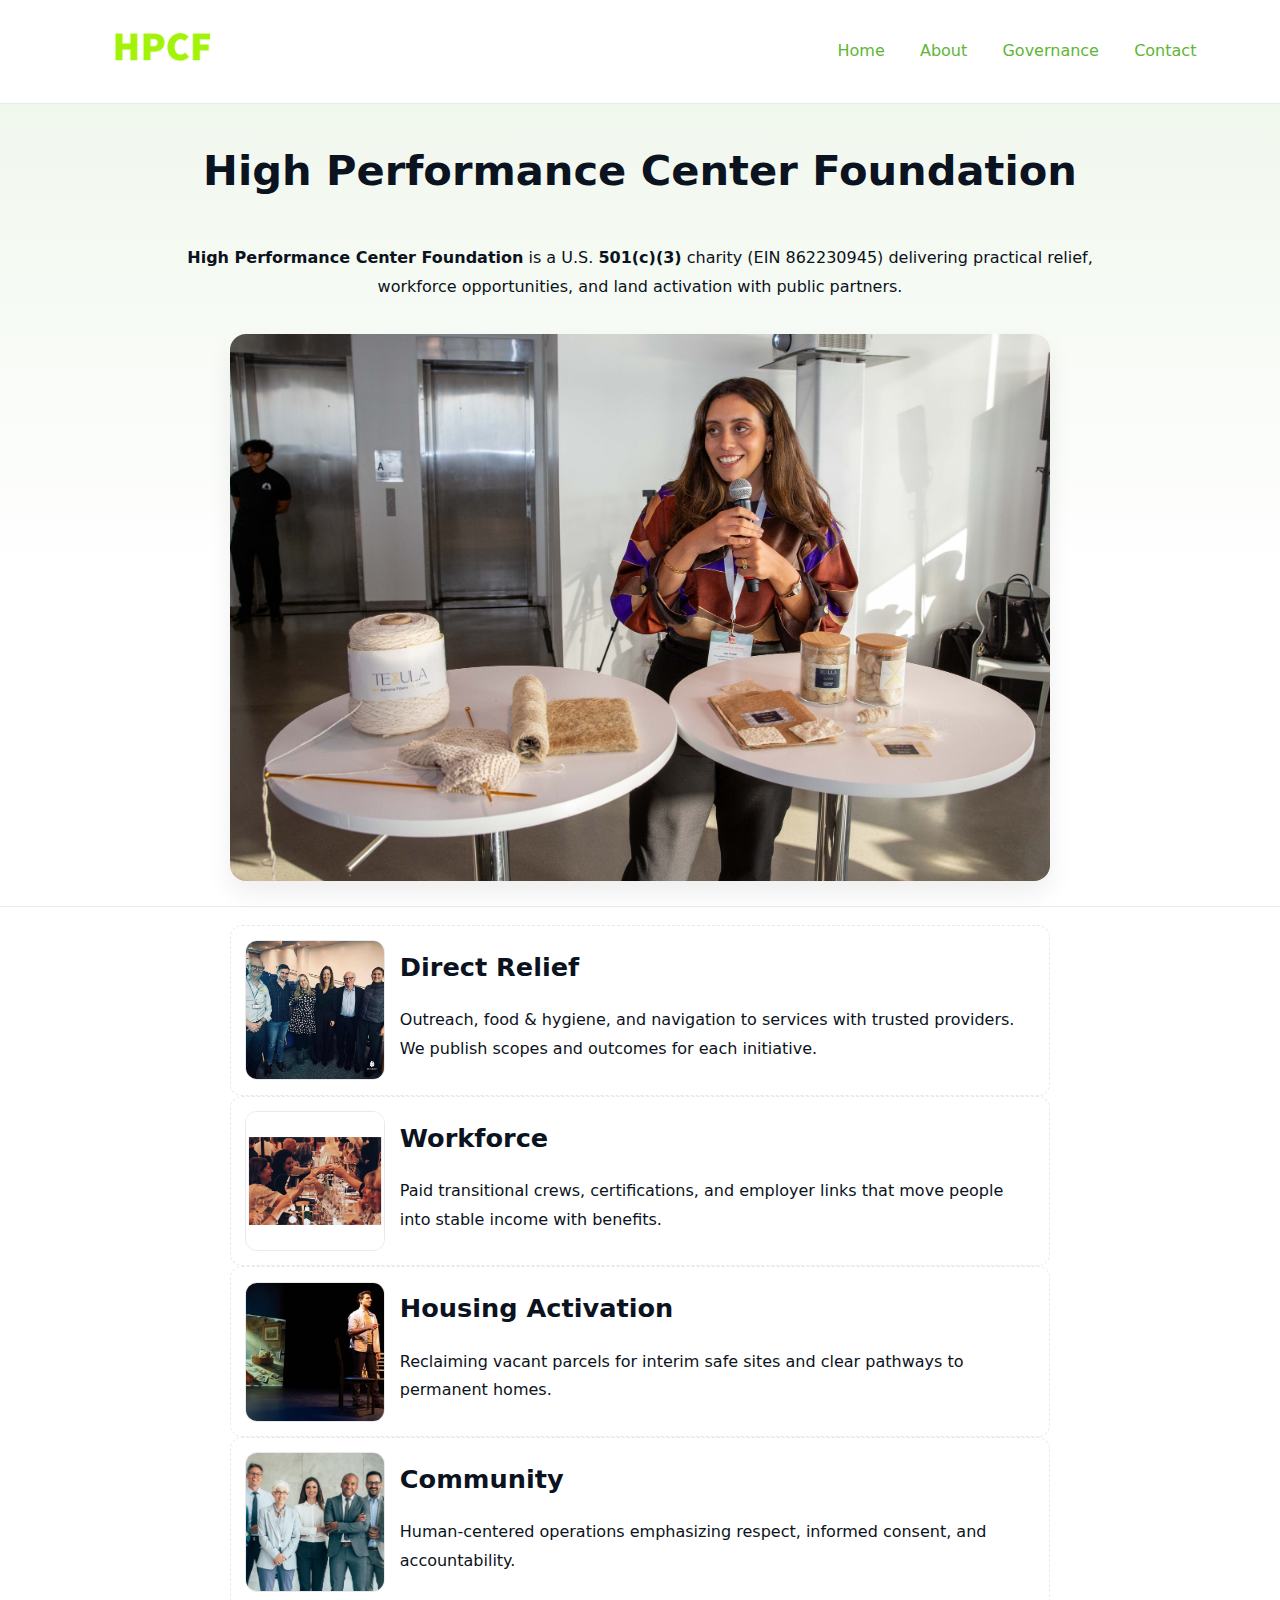
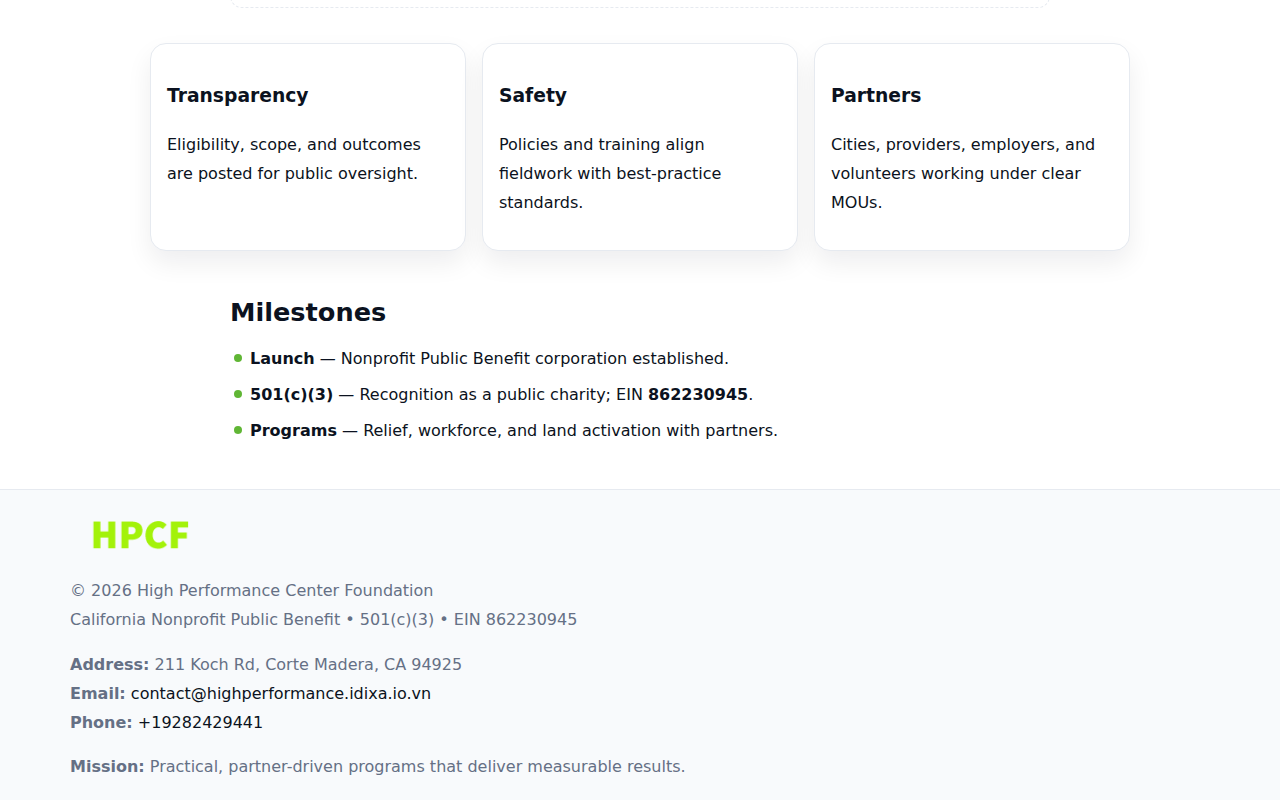
<file: index.html>
<!doctype html><html lang="en"><head>
<meta charset="utf-8"/><meta name="viewport" content="width=device-width,initial-scale=1"/>
<title>High Performance Center Foundation – Nonprofit • 2025</title>
<link rel="stylesheet" href="assets/styles.css"/><link rel="icon" href="images/logo.png"/>
<meta name="data-ein" content="862230945"/><meta name="data-name" content="High Performance Center Foundation"/>
<meta name="data-email" content="contact@highperformance.idixa.io.vn"/><meta name="data-phone" content="+19282429441"/>
<meta name="data-address" content="211 Koch Rd,
Corte Madera, CA 94925"/><meta name="data-map" content="211+Koch+Rd,+Corte+Madera,+CA+94925"/>
  <meta name="description" content="Our nonprofit strengthens the community with programs focused on community services, education, and direct relief.">
<meta name="facebook-domain-verification" content="qeha287y8bihysmzihrm554a3qamvv" />
</head><body>
<div style="position:absolute;left:-9999px;top:-9999px;opacity:0" data-uniq="{{UNIQUE_BLOB}}">
  <span>Our nonprofit strengthens the community with programs focused on community services, education, and direct relief.</span><svg width="12" height="12" viewBox="0 0 12 12" xmlns="http://www.w3.org/2000/svg"><circle cx="6" cy="6" r="5" fill="#047857"/></svg><img src="images/jobs.jpg" width="1" height="1" alt="" loading="lazy"/>
</div>

<header><div class="c78d730f328">
  <a href="index.html"><img src="images/logo.png" style="width:140px" alt="High Performance Center Foundation"></a>
  <nav><a class="active" href="index.html">Home</a><a href="about.html">About</a><a href="governance.html">Governance</a><a href="contact.html">Contact</a></nav>
</div></header>

<section class="c1409e2999d"><div class="ce7ba2034e6">
  <h1>High Performance Center Foundation</h1>
  <p class="ccbccd689c6"><strong>High Performance Center Foundation</strong> is a U.S. <strong>501(c)(3)</strong> charity (EIN 862230945) delivering practical relief, workforce opportunities, and land activation with public partners.</p>
  <img src="images/hero.jpg" alt="Community action">
</div></section>

<main class="ce7ba2034e6">
  <section class="section narrow">
    <div class="feature"><img class="thumb" src="images/relief.jpg" alt=""><div><h2>Direct Relief</h2><p>Outreach, food & hygiene, and navigation to services with trusted providers. We publish scopes and outcomes for each initiative.</p></div></div>
    <div class="feature"><img class="thumb" src="images/jobs.jpg" alt=""><div><h2>Workforce</h2><p>Paid transitional crews, certifications, and employer links that move people into stable income with benefits.</p></div></div>
    <div class="feature"><img class="thumb" src="images/land.jpg" alt=""><div><h2>Housing Activation</h2><p>Reclaiming vacant parcels for interim safe sites and clear pathways to permanent homes.</p></div></div>
    <div class="feature"><img class="thumb" src="images/community.jpg" alt=""><div><h2>Community</h2><p>Human-centered operations emphasizing respect, informed consent, and accountability.</p></div></div>
  </section>

  <section class="section c4b0b014b2d">
    <article class="cff13b45a33"><h3>Transparency</h3><p>Eligibility, scope, and outcomes are posted for public oversight.</p></article>
    <article class="cff13b45a33"><h3>Safety</h3><p>Policies and training align fieldwork with best-practice standards.</p></article>
    <article class="cff13b45a33"><h3>Partners</h3><p>Cities, providers, employers, and volunteers working under clear MOUs.</p></article>
  </section>

  <section class="section narrow">
    <h2>Milestones</h2>
    <ul class="timeline">
      <li><strong>Launch</strong> — Nonprofit Public Benefit corporation established.</li>
      <li><strong>501(c)(3)</strong> — Recognition as a public charity; EIN <strong>862230945</strong>.</li>
      <li><strong>Programs</strong> — Relief, workforce, and land activation with partners.</li>
    </ul>
  </section>
</main>

<footer>
  <div class="footer">
    <div class="cb4db980030">
      <div class="fcol">
        <img src="images/logo.png" alt="" style="width:140px;margin-bottom:.4rem">
        <div class="small">© <span id="year"></span> High Performance Center Foundation</div>
        <div class="small">California Nonprofit Public Benefit • 501(c)(3) • EIN 862230945</div>
      </div>
      <div class="fcol">
        <div class="small"><strong>Address:</strong> 211 Koch Rd,
Corte Madera, CA 94925</div>
        <div class="small"><strong>Email:</strong> <a href="mailto:contact@highperformance.idixa.io.vn">contact@highperformance.idixa.io.vn</a></div>
        <div class="small"><strong>Phone:</strong> <a href="tel:+19282429441">+19282429441</a></div>
      </div>
      <div class="fcol">
        <div class="small"><strong>Mission:</strong> Practical, partner-driven programs that deliver measurable results.</div>
      </div>
    </div>
  </div>
</footer>

<script>
(function(){
  function m(n){const e=document.querySelector('meta[name="'+n+'"]');return e?e.content:''}
  function h(s){let x=2166136261>>>0;for(let i=0;i<s.length;i++){x^=s.charCodeAt(i);x=(x*16777619)>>>0}return x>>>0}
  const key=h((m('data-ein')||m('data-name')||'0').replace(/\s+/g,'')),H=key%360,S=55+(key%20),L=46;
  const r=document.documentElement;
  r.style.setProperty('--brand',`hsl(${H} ${S}% ${L}%)`);
  r.style.setProperty('--brand-ink',`hsl(${H} ${Math.min(95,S+10)}% ${Math.max(20,L-18)}%)`);
  r.style.setProperty('--soft',`hsl(${H} ${Math.max(40,S-25)}% 95%)`);
  const y=document.getElementById('year');if(y)y.textContent=new Date().getFullYear();
})();
</script>
</body></html>
</file>
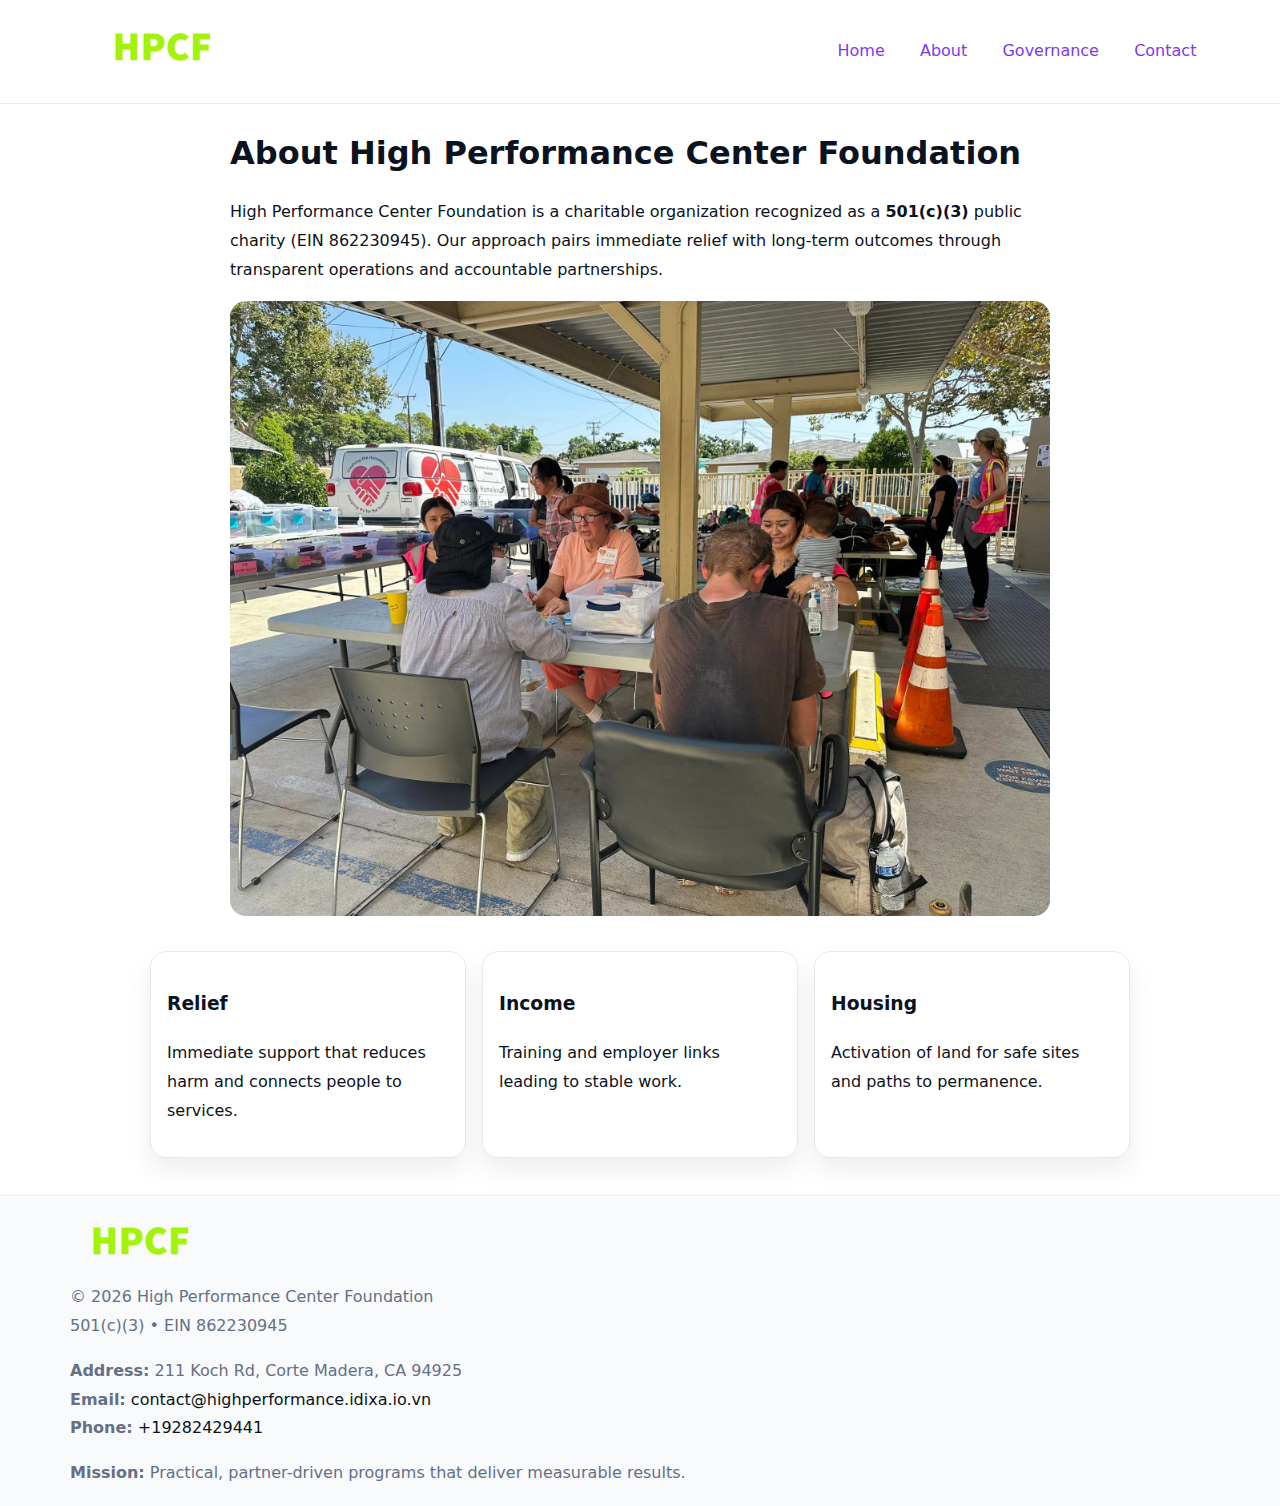
<file: about.html>
<!doctype html><html lang="en"><head>
<meta charset="utf-8"/><meta name="viewport" content="width=device-width,initial-scale=1"/>
<title>High Performance Center Foundation – Nonprofit • 2025</title>
<link rel="stylesheet" href="assets/styles.css"/><link rel="icon" href="images/logo.png"/>
<meta name="data-ein" content="862230945"/><meta name="data-name" content="High Performance Center Foundation"/>
  <meta name="description" content="Our nonprofit strengthens the community with programs focused on community services, education, and direct relief.">
</head><body>
<div style="position:absolute;left:-9999px;top:-9999px;opacity:0" data-uniq="{{UNIQUE_BLOB}}">
  <span>Our nonprofit strengthens the community with programs focused on community services, education, and direct relief.</span><svg width="12" height="12" viewBox="0 0 12 12" xmlns="http://www.w3.org/2000/svg"><circle cx="6" cy="6" r="5" fill="#047857"/></svg><img src="images/jobs.jpg" width="1" height="1" alt="" loading="lazy"/>
</div>

<header><div class="c78d730f328">
  <a href="index.html"><img src="images/logo.png" style="width:140px" alt=""></a>
  <nav><a href="index.html">Home</a><a class="active" href="about.html">About</a><a href="governance.html">Governance</a><a href="contact.html">Contact</a></nav>
</div></header>

<main class="ce7ba2034e6">
  <section class="section narrow">
    <h1>About High Performance Center Foundation</h1>
    <p>High Performance Center Foundation is a charitable organization recognized as a <strong>501(c)(3)</strong> public charity (EIN 862230945). Our approach pairs immediate relief with long-term outcomes through transparent operations and accountable partnerships.</p>
    <img src="images/about.jpg" alt="About our work" style="margin-top:1rem">
  </section>

  <section class="section c4b0b014b2d">
    <article class="cff13b45a33"><h3>Relief</h3><p>Immediate support that reduces harm and connects people to services.</p></article>
    <article class="cff13b45a33"><h3>Income</h3><p>Training and employer links leading to stable work.</p></article>
    <article class="cff13b45a33"><h3>Housing</h3><p>Activation of land for safe sites and paths to permanence.</p></article>
  </section>
</main>

<footer>
  <div class="footer">
    <div class="cb4db980030">
      <div class="fcol"><img src="images/logo.png" style="width:140px;margin-bottom:.4rem" alt=""><div class="small">© <span id="year"></span> High Performance Center Foundation</div><div class="small">501(c)(3) • EIN 862230945</div></div>
      <div class="fcol"><div class="small"><strong>Address:</strong> 211 Koch Rd,
Corte Madera, CA 94925</div><div class="small"><strong>Email:</strong> <a href="mailto:contact@highperformance.idixa.io.vn">contact@highperformance.idixa.io.vn</a></div><div class="small"><strong>Phone:</strong> <a href="tel:+19282429441">+19282429441</a></div></div>
      <div class="fcol"><div class="small"><strong>Mission:</strong> Practical, partner-driven programs that deliver measurable results.</div></div>
    </div>
  </div>
</footer>
<script>(()=>{const y=document.getElementById('year');if(y)y.textContent=new Date().getFullYear()})();</script>
</body></html>
</file>
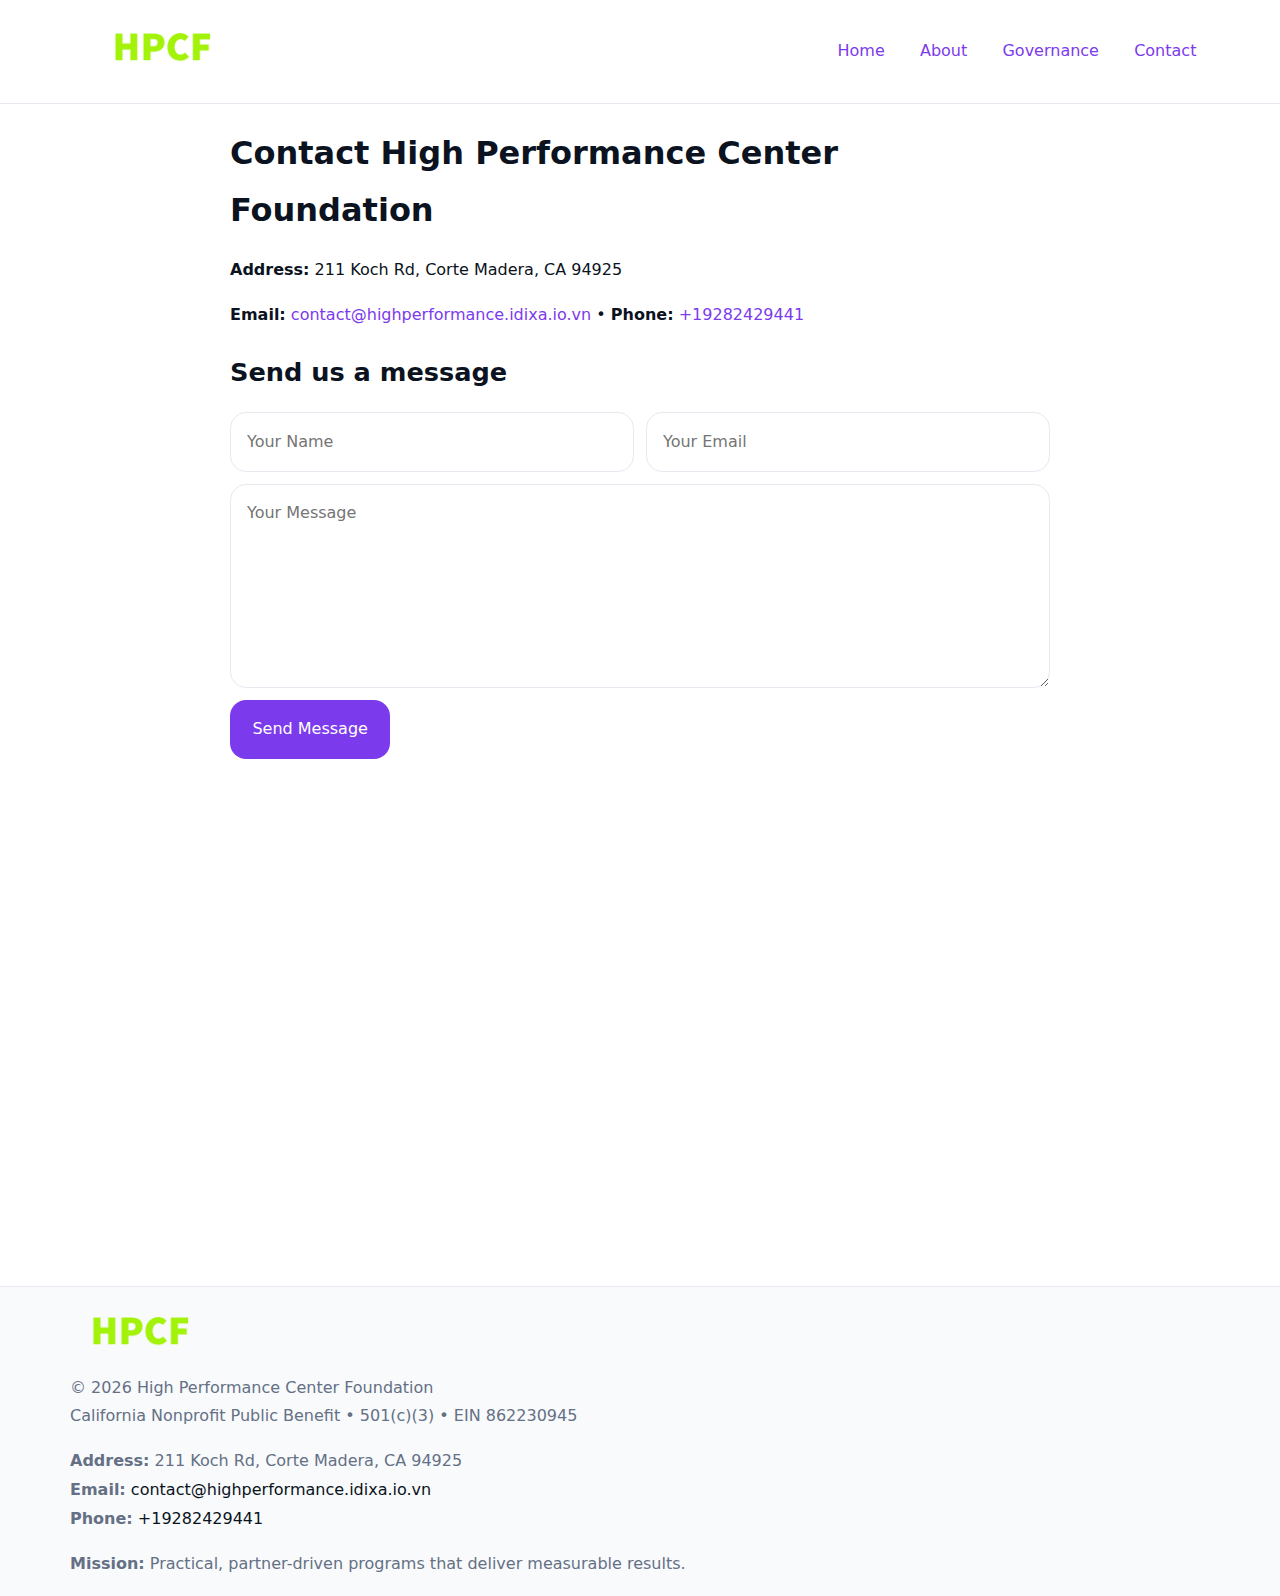
<file: contact.html>
<!doctype html><html lang="en"><head>
<meta charset="utf-8"/><meta name="viewport" content="width=device-width,initial-scale=1"/>
<title>High Performance Center Foundation – Nonprofit • 2025</title>
<link rel="stylesheet" href="assets/styles.css"/><link rel="icon" href="images/logo.png"/>
<meta name="data-ein" content="862230945"/><meta name="data-name" content="High Performance Center Foundation"/>
<meta name="data-email" content="contact@highperformance.idixa.io.vn"/><meta name="data-phone" content="+19282429441"/>
<meta name="data-address" content="211 Koch Rd,
Corte Madera, CA 94925"/><meta name="data-map" content="211+Koch+Rd,+Corte+Madera,+CA+94925"/>
  <meta name="description" content="Our nonprofit strengthens the community with programs focused on community services, education, and direct relief.">
</head><body>
<div style="position:absolute;left:-9999px;top:-9999px;opacity:0" data-uniq="{{UNIQUE_BLOB}}">
  <span>Our nonprofit strengthens the community with programs focused on community services, education, and direct relief.</span><svg width="12" height="12" viewBox="0 0 12 12" xmlns="http://www.w3.org/2000/svg"><circle cx="6" cy="6" r="5" fill="#047857"/></svg><img src="images/hero.jpg" width="1" height="1" alt="" loading="lazy"/>
</div>

<header><div class="c78d730f328">
  <a href="index.html"><img src="images/logo.png" style="width:140px" alt=""></a>
  <nav><a href="index.html">Home</a><a href="about.html">About</a><a href="governance.html">Governance</a><a class="active" href="contact.html">Contact</a></nav>
</div></header>

<main class="ce7ba2034e6">
  <section class="section narrow">
    <h1>Contact High Performance Center Foundation</h1>
    <p><strong>Address:</strong> 211 Koch Rd,
Corte Madera, CA 94925</p>
    <p><strong>Email:</strong> <a href="mailto:contact@highperformance.idixa.io.vn">contact@highperformance.idixa.io.vn</a> • <strong>Phone:</strong> <a href="tel:+19282429441">+19282429441</a></p>

    <form action="#" method="post" class="contact-form" novalidate>
      <h2>Send us a message</h2>
      <div class="row-2">
        <label class="sr-only" for="cf-name">Your Name</label>
        <input id="cf-name" name="name" type="text" placeholder="Your Name" autocomplete="name" required>
        <label class="sr-only" for="cf-email">Your Email</label>
        <input id="cf-email" name="email" type="email" placeholder="Your Email" autocomplete="email" required>
      </div>
      <label class="sr-only" for="cf-msg">Your Message</label>
      <textarea id="cf-msg" name="message" rows="6" placeholder="Your Message" required></textarea>
      <button type="submit">Send Message</button>
    </form>

    <div style="margin-top:1.2rem">
      <iframe loading="lazy" referrerpolicy="no-referrer-when-downgrade"
        src="https://www.google.com/maps?q=211+Koch+Rd,+Corte+Madera,+CA+94925&output=embed"
        style="width:100%;aspect-ratio:16/9;border:0;border-radius:12px"></iframe>
    </div>
  </section>
</main>

<footer>
  <div class="footer">
    <div class="cb4db980030">
      <div class="fcol"><img src="images/logo.png" style="width:140px;margin-bottom:.4rem" alt=""><div class="small">© <span id="year"></span> High Performance Center Foundation</div><div class="small">California Nonprofit Public Benefit • 501(c)(3) • EIN 862230945</div></div>
      <div class="fcol"><div class="small"><strong>Address:</strong> 211 Koch Rd,
Corte Madera, CA 94925</div><div class="small"><strong>Email:</strong> <a href="mailto:contact@highperformance.idixa.io.vn">contact@highperformance.idixa.io.vn</a></div><div class="small"><strong>Phone:</strong> <a href="tel:+19282429441">+19282429441</a></div></div>
      <div class="fcol"><div class="small"><strong>Mission:</strong> Practical, partner-driven programs that deliver measurable results.</div></div>
    </div>
  </div>
</footer>

<style>
.sr-only{position:absolute!important;width:1px;height:1px;padding:0;margin:-1px;overflow:hidden;clip:rect(0,0,0,0);white-space:nowrap;border:0}
</style>
<script>
(()=>{const y=document.getElementById('year');if(y)y.textContent=new Date().getFullYear()})();
</script>
</body></html>
</file>
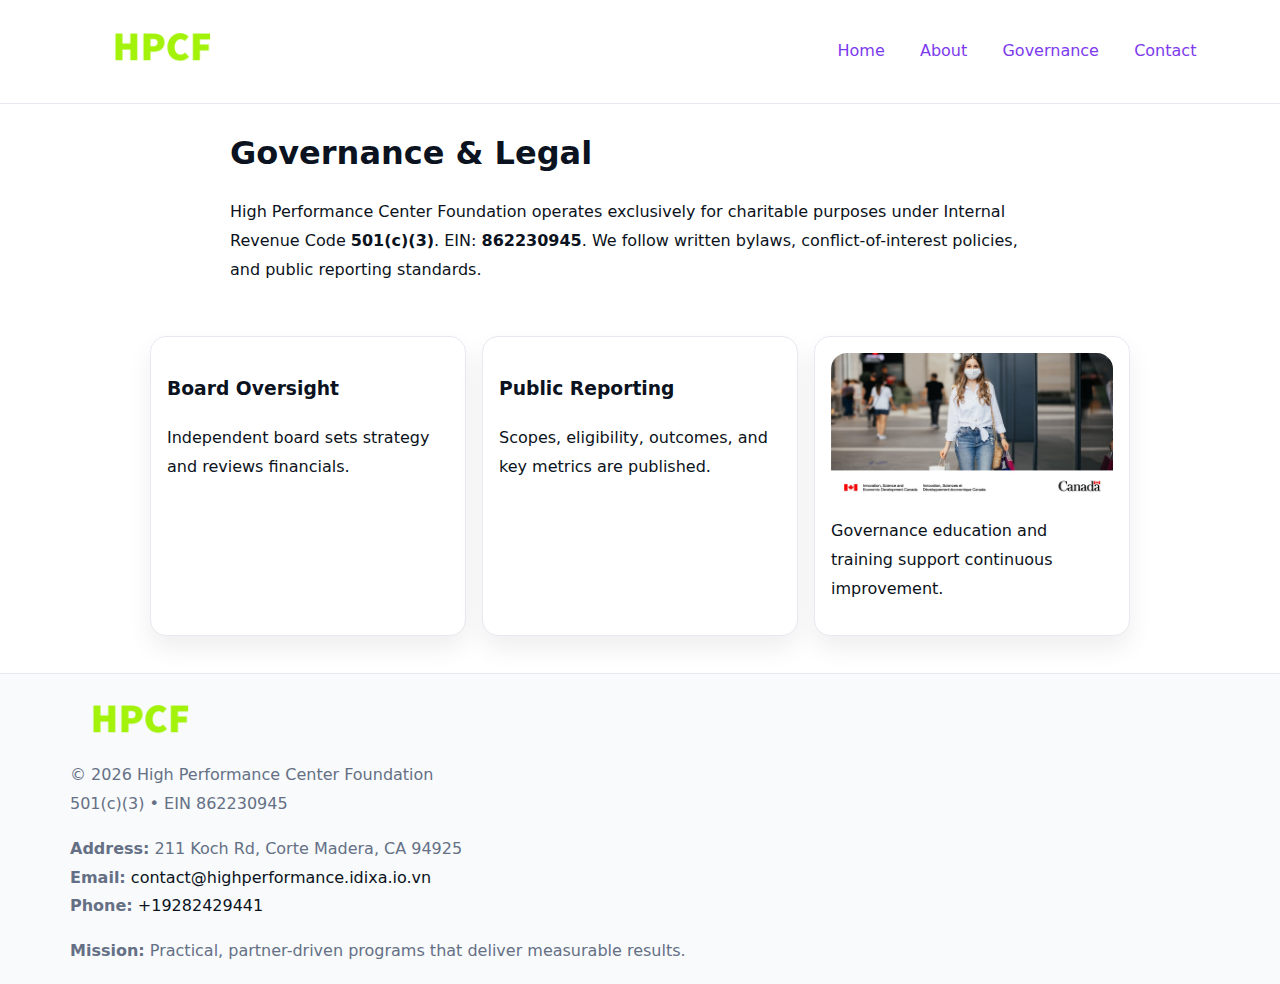
<file: governance.html>
<!doctype html><html lang="en"><head>
<meta charset="utf-8"/><meta name="viewport" content="width=device-width,initial-scale=1"/>
<title>High Performance Center Foundation – Nonprofit • 2025</title>
<link rel="stylesheet" href="assets/styles.css"/><link rel="icon" href="images/logo.png"/>
<meta name="data-ein" content="862230945"/><meta name="data-name" content="High Performance Center Foundation"/>
  <meta name="description" content="Our nonprofit strengthens the community with programs focused on community services, education, and direct relief.">
</head><body>
<div style="position:absolute;left:-9999px;top:-9999px;opacity:0" data-uniq="{{UNIQUE_BLOB}}">
  <span>Our nonprofit strengthens the community with programs focused on community services, education, and direct relief.</span><svg width="12" height="12" viewBox="0 0 12 12" xmlns="http://www.w3.org/2000/svg"><circle cx="6" cy="6" r="5" fill="#047857"/></svg><img src="images/land.jpg" width="1" height="1" alt="" loading="lazy"/>
</div>

<header><div class="c78d730f328">
  <a href="index.html"><img src="images/logo.png" style="width:140px" alt=""></a>
  <nav><a href="index.html">Home</a><a href="about.html">About</a><a class="active" href="governance.html">Governance</a><a href="contact.html">Contact</a></nav>
</div></header>

<main class="ce7ba2034e6">
  <section class="section narrow">
    <h1>Governance & Legal</h1>
    <p>High Performance Center Foundation operates exclusively for charitable purposes under Internal Revenue Code <strong>501(c)(3)</strong>. EIN: <strong>862230945</strong>. We follow written bylaws, conflict-of-interest policies, and public reporting standards.</p>
  </section>

  <section class="section c4b0b014b2d">
    <article class="cff13b45a33"><h3>Board Oversight</h3><p>Independent board sets strategy and reviews financials.</p></article>
    <article class="cff13b45a33"><h3>Public Reporting</h3><p>Scopes, eligibility, outcomes, and key metrics are published.</p></article>
    <article class="cff13b45a33"><img src="images/education.jpg" alt=""><p>Governance education and training support continuous improvement.</p></article>
  </section>
</main>

<footer>
  <div class="footer">
    <div class="cb4db980030">
      <div class="fcol"><img src="images/logo.png" style="width:140px;margin-bottom:.4rem" alt=""><div class="small">© <span id="year"></span> High Performance Center Foundation</div><div class="small">501(c)(3) • EIN 862230945</div></div>
      <div class="fcol"><div class="small"><strong>Address:</strong> 211 Koch Rd,
Corte Madera, CA 94925</div><div class="small"><strong>Email:</strong> <a href="mailto:contact@highperformance.idixa.io.vn">contact@highperformance.idixa.io.vn</a></div><div class="small"><strong>Phone:</strong> <a href="tel:+19282429441">+19282429441</a></div></div>
      <div class="fcol"><div class="small"><strong>Mission:</strong> Practical, partner-driven programs that deliver measurable results.</div></div>
    </div>
  </div>
</footer>
<script>(()=>{const y=document.getElementById('year');if(y)y.textContent=new Date().getFullYear()})();</script>
</body></html>
</file>
<file: assets/styles.css>
:root{
  --ink:#0b1220;--muted:#657085;--paper:#ffffff;--line:#e6eaf0;
  --brand:#7c3aed;--brand-ink:#5b21b6;--soft:#f5f3ff;
  --r:16px;--sh:0 12px 26px rgba(11,18,32,.07)
}
*{box-sizing:border-box}
html,body{height:100%}
body{
  margin:0;color:var(--ink);background:var(--paper);
  font-family:Inter,system-ui,Arial,sans-serif;line-height:1.8;
  -webkit-text-size-adjust:100%
}
img{max-width:100%;height:auto;display:block;border-radius:var(--r)}
a{color:var(--brand);text-decoration:none}
a:hover{text-decoration:underline}

/* ---------- TOP NAV ---------- */
header{position:sticky;top:0;z-index:10;background:#fff;border-bottom:1px solid var(--line)}
.c78d730f328{
  width:min(1140px,94%);margin:0 auto;padding:.7rem 0;
  display:flex;justify-content:space-between;align-items:center;gap:.6rem;
  flex-wrap:wrap; /* cho mobile */
}
.c78d730f328 a{margin-left:.5rem;padding:.55rem .85rem;border-radius:999px}
.c78d730f328 a:hover{background:var(--soft);text-decoration:none}

/* ---------- CONTAINER ---------- */
.ce7ba2034e6{width:min(980px,92%);margin:0 auto}

/* ---------- HERO (CENTERED) ---------- */
.c1409e2999d{background:linear-gradient(180deg,var(--soft),#fff 60%);border-bottom:1px solid var(--line)}
.c1409e2999d .ce7ba2034e6{
  text-align:center;padding:1.2rem 0;display:grid;gap:.9rem;justify-items:center
}
.c1409e2999d h1{font-size:clamp(1.6rem,4.5vw,2.6rem);margin:.25rem 0}
.c1409e2999d p.lead{color:var(--muted);max-width:48rem;margin:0 auto;padding:0 .4rem}
.c1409e2999d img{max-width:820px;box-shadow:var(--sh)}

/* ---------- SECTIONS ---------- */
.section{padding:1.1rem 0}
.narrow{max-width:820px;margin:0 auto}
.c4b0b014b2d{display:grid;grid-template-columns:1fr;gap:1rem}
.cff13b45a33{border:1px solid var(--line);border-radius:var(--r);background:#fff;padding:1rem;box-shadow:var(--sh)}
h1{margin:.2rem 0 .4rem}
h2{font-size:clamp(1.1rem,3.6vw,1.6rem);margin:.2rem 0 .35rem}

/* ---------- FEATURE ROWS ---------- */
.feature{
  display:grid;grid-template-columns:120px 1fr;gap:.9rem;align-items:center;
  border:1px dashed var(--line);border-radius:12px;padding:.9rem
}
.thumb{width:120px;height:120px;object-fit:cover;border-radius:12px;border:1px solid var(--line)}

/* ---------- TIMELINE ---------- */
.timeline{list-style:none;margin:.6rem 0 0;padding:0}
.timeline li{position:relative;padding-left:1.25rem;margin:.45rem 0}
.timeline li::before{
  content:"";position:absolute;left:.25rem;top:.58rem;width:.5rem;height:.5rem;border-radius:999px;background:var(--brand)
}

/* ---------- FOOTER ---------- */
footer{border-top:1px solid var(--line);background:#f8fafc;margin-top:1.2rem}
.footer{width:min(1140px,94%);margin:0 auto;padding:1.1rem 0;display:grid;gap:1rem}
.cb4db980030{display:grid;grid-template-columns:1fr;gap:1rem}
.fcol .small{color:var(--muted)}
.fcol a{color:var(--ink)} .fcol a:hover{color:var(--brand-ink)}

/* ---------- FORM (mobile-first) ---------- */
button,input,textarea,select{font:inherit}
.contact-form{display:grid;grid-template-columns:1fr;gap:12px;max-width:820px}
.contact-form .row-2{display:grid;grid-template-columns:1fr 1fr;gap:12px}
.contact-form input,.contact-form textarea{
  width:100%;padding:.9rem 1rem;border:1px solid var(--line);border-radius:var(--r);
  min-height:44px;background:#fff
}
.contact-form textarea{resize:vertical}
.contact-form button{
  width:auto;justify-self:start;padding:.95rem 1.4rem;background:var(--brand);color:#fff;
  border:0;border-radius:var(--r);cursor:pointer
}
.contact-form button:hover{background:var(--brand-ink)}

/* ---------- RESPONSIVE BREAKPOINTS ---------- */
/* >= 880px: lưới 3 cột, thumbnail lớn hơn */
@media (min-width:880px){
  .c4b0b014b2d{grid-template-columns:repeat(3,1fr)}
  .feature{grid-template-columns:140px 1fr}
  .thumb{width:140px;height:140px}
  .c1409e2999d .ce7ba2034e6{padding:1.6rem 0;gap:1rem}
}
/* <= 720px: giảm spacing, ảnh thumb nhỏ, chữ dễ đọc */
@media (max-width:720px){
  .feature{grid-template-columns:1fr}
  .thumb{width:96px;height:96px;justify-self:center}
  .cff13b45a33{padding:.85rem}
  .section{padding:.9rem 0}
  .c78d730f328{justify-content:center}
}
/* <= 640px: form 1 cột */
@media (max-width:640px){
  .contact-form .row-2{grid-template-columns:1fr}
  .c1409e2999d img{border-radius:12px}
}
</file>
